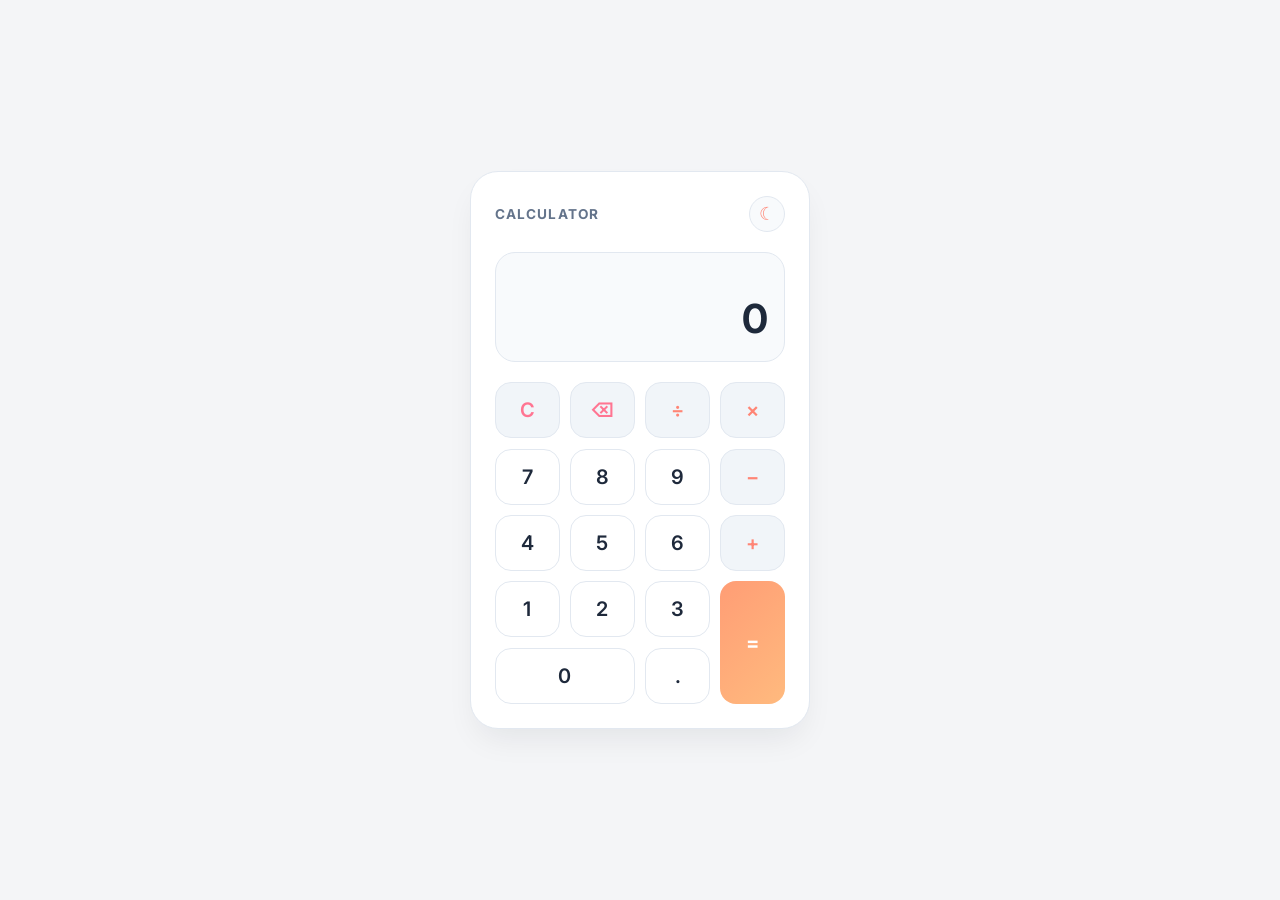
<file: webdev/Task-1-Calculator/index.html>
<!DOCTYPE html>
<html lang="en">
<head>
    <meta charset="UTF-8">
    <meta name="viewport" content="width=device-width, initial-scale=1.0">
    <title>Calculator | OIBSIP Task 1</title>
    <link rel="preconnect" href="https://fonts.googleapis.com">
    <link rel="preconnect" href="https://fonts.gstatic.com" crossorigin>
    <link href="https://fonts.googleapis.com/css2?family=Inter:wght@400;500;600;700&display=swap" rel="stylesheet">
    <link rel="stylesheet" href="style.css">
</head>
<body>

    <main class="calculator-container">
        <header class="calculator-header">
            <span class="app-title">Calculator</span>
            <button id="theme-toggle" class="theme-toggle-btn" aria-label="Toggle light and dark theme">
                <span class="theme-icon" aria-hidden="true">☾</span>
            </button>
        </header>

        <section class="display-section" aria-live="polite">
            <div id="previous-display" class="previous-display"></div>
            <div id="main-display" class="main-display">0</div>
        </section>

        <section class="keypad" aria-label="Calculator keypad">
            <button class="btn btn-action" data-action="clear" aria-label="Clear all">C</button>
            <button class="btn btn-action" data-action="delete" aria-label="Delete last digit">⌫</button>
            <button class="btn btn-operator" data-action="operator" data-value="÷" aria-label="Divide">÷</button>
            <button class="btn btn-operator" data-action="operator" data-value="×" aria-label="Multiply">×</button>

            <button class="btn btn-num" data-value="7">7</button>
            <button class="btn btn-num" data-value="8">8</button>
            <button class="btn btn-num" data-value="9">9</button>
            <button class="btn btn-operator" data-action="operator" data-value="−" aria-label="Subtract">−</button>

            <button class="btn btn-num" data-value="4">4</button>
            <button class="btn btn-num" data-value="5">5</button>
            <button class="btn btn-num" data-value="6">6</button>
            <button class="btn btn-operator" data-action="operator" data-value="+" aria-label="Add">+</button>

            <button class="btn btn-num" data-value="1">1</button>
            <button class="btn btn-num" data-value="2">2</button>
            <button class="btn btn-num" data-value="3">3</button>
            <button class="btn btn-equals span-two-rows" data-action="equals" aria-label="Equals">=</button>

            <button class="btn btn-num span-two-cols" data-value="0">0</button>
            <button class="btn btn-num" data-value="." aria-label="Decimal point">.</button>
        </section>
    </main>

    <script src="script.js"></script>
</body>
</html>
</file>
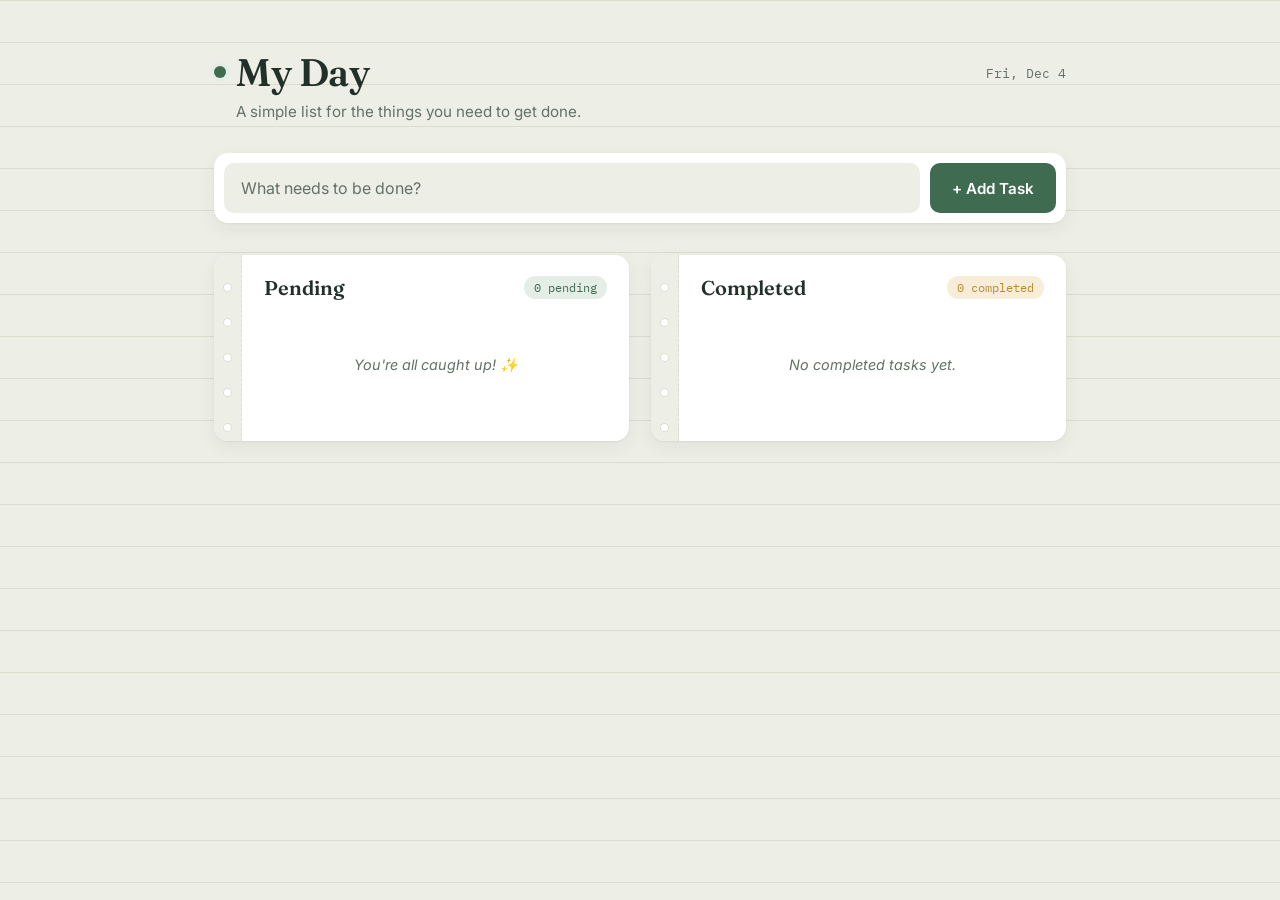
<file: webdev/Task-3-To-Do-App/index.html>
<!doctype html>
<html lang="en">
  <head>
    <meta charset="UTF-8" />
    <meta name="viewport" content="width=device-width, initial-scale=1.0" />
    <title>My Day — To-Do List</title>
    <link rel="preconnect" href="https://fonts.googleapis.com" />
    <link rel="preconnect" href="https://fonts.gstatic.com" crossorigin />
    <link
      href="https://fonts.googleapis.com/css2?family=Fraunces:opsz,wght@9..144,500;9..144,600&family=Inter:wght@400;500;600;700&family=IBM+Plex+Mono:wght@400;500&display=swap"
      rel="stylesheet"
    />
    <link rel="stylesheet" href="style.css" />
  </head>
  <body>
    <div class="page">
      <header class="page-header">
        <div class="header-top">
          <div class="brand">
            <span class="brand-dot"></span>
            <h1>My Day</h1>
          </div>
          <p class="today-date" id="todayDate"></p>
        </div>
        <p class="tagline">
          A simple list for the things you need to get done.
        </p>
      </header>

      <section class="add-task-bar">
        <input
          type="text"
          id="taskInput"
          placeholder="What needs to be done?"
          aria-label="New task"
          maxlength="120"
        />
        <button id="addTaskBtn" type="button">+ Add Task</button>
      </section>

      <main class="task-board">
        <section class="task-column" aria-labelledby="pendingHeading">
          <div class="notebook-holes" aria-hidden="true">
            <span></span><span></span><span></span><span></span><span></span>
          </div>
          <div class="column-inner">
            <div class="column-header">
              <h2 id="pendingHeading">Pending</h2>
              <span class="count-badge pending-badge" id="pendingCount"
                >0 pending</span
              >
            </div>
            <ul class="task-list" id="pendingList"></ul>
            <p class="empty-state" id="pendingEmpty">
              You're all caught up! ✨
            </p>
          </div>
        </section>

        <section class="task-column" aria-labelledby="completedHeading">
          <div class="notebook-holes" aria-hidden="true">
            <span></span><span></span><span></span><span></span><span></span>
          </div>
          <div class="column-inner">
            <div class="column-header">
              <h2 id="completedHeading">Completed</h2>
              <span class="count-badge completed-badge" id="completedCount"
                >0 completed</span
              >
            </div>
            <ul class="task-list" id="completedList"></ul>
            <p class="empty-state" id="completedEmpty">
              No completed tasks yet.
            </p>
          </div>
        </section>
      </main>
    </div>

    <script src="script.js"></script>
  </body>
</html>
</file>
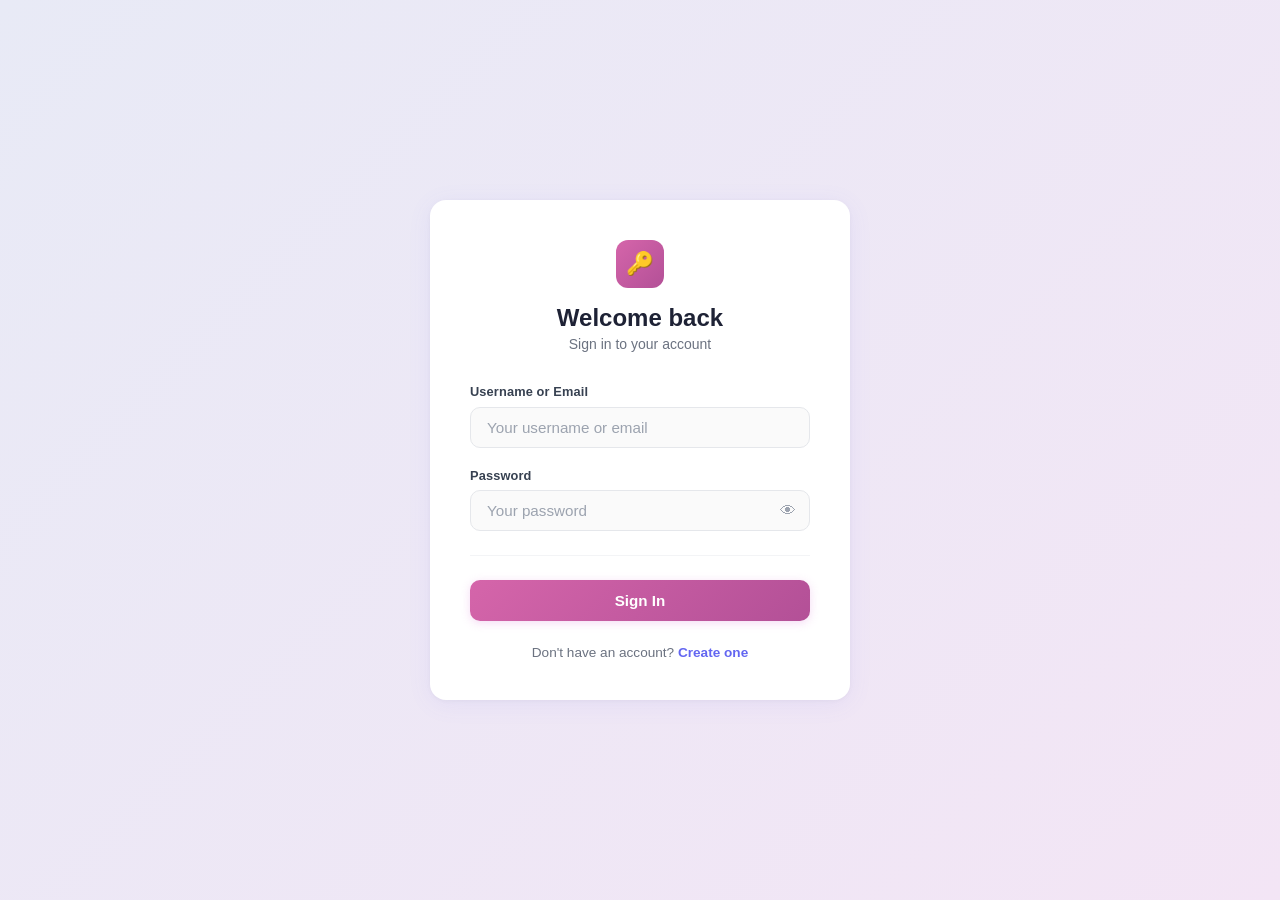
<file: webdev/Task-4-Authentication/dashboard.html>
<!DOCTYPE html>
<html lang="en">
<head>
  <meta charset="UTF-8" />
  <meta name="viewport" content="width=device-width, initial-scale=1.0" />
  <title>Dashboard</title>
  <link rel="stylesheet" href="style.css" />
</head>
<body class="dashboard-page">

  <header class="topbar">
    <div class="topbar-brand">
      <span>🔐</span> AuthApp
    </div>
    <div class="topbar-right">
      <div class="topbar-user">
        Signed in as <strong id="displayUsername">–</strong>
      </div>
      <button class="btn-logout" id="logoutBtn">Sign out</button>
    </div>
  </header>

  <main class="dashboard-content">

    <div class="welcome-card">
      <h2>Welcome back, <span id="welcomeName">–</span>! 👋</h2>
      <p>You're successfully authenticated. This page is only accessible after logging in.</p>
    </div>

    <div class="info-grid">
      <div class="info-card">
        <div class="label">Username / Email</div>
        <div class="value" id="infoUsername">–</div>
      </div>
      <div class="info-card">
        <div class="label">Session status</div>
        <div class="value" style="color: #16a34a;">● Active</div>
      </div>
      <div class="info-card">
        <div class="label">Authentication</div>
        <div class="value">SHA-256 hashed</div>
      </div>
    </div>

    <div class="session-note">
      <strong>About this project:</strong> This is a front-end-only demonstration built with HTML, CSS, and Vanilla JavaScript.
      User accounts are stored in <code>localStorage</code> and passwords are hashed using the browser's Web Crypto API (SHA-256).
      In a real application, authentication should always be handled server-side over HTTPS.
    </div>

  </main>

  <script src="script.js"></script>
  <script>
    const currentUser = requireAuth();

    document.getElementById("displayUsername").textContent = currentUser;
    document.getElementById("welcomeName").textContent = currentUser;
    document.getElementById("infoUsername").textContent = currentUser;

    document.getElementById("logoutBtn").addEventListener("click", () => {
      clearSession();
      window.location.href = "login.html";
    });
  </script>
</body>
</html>
</file>
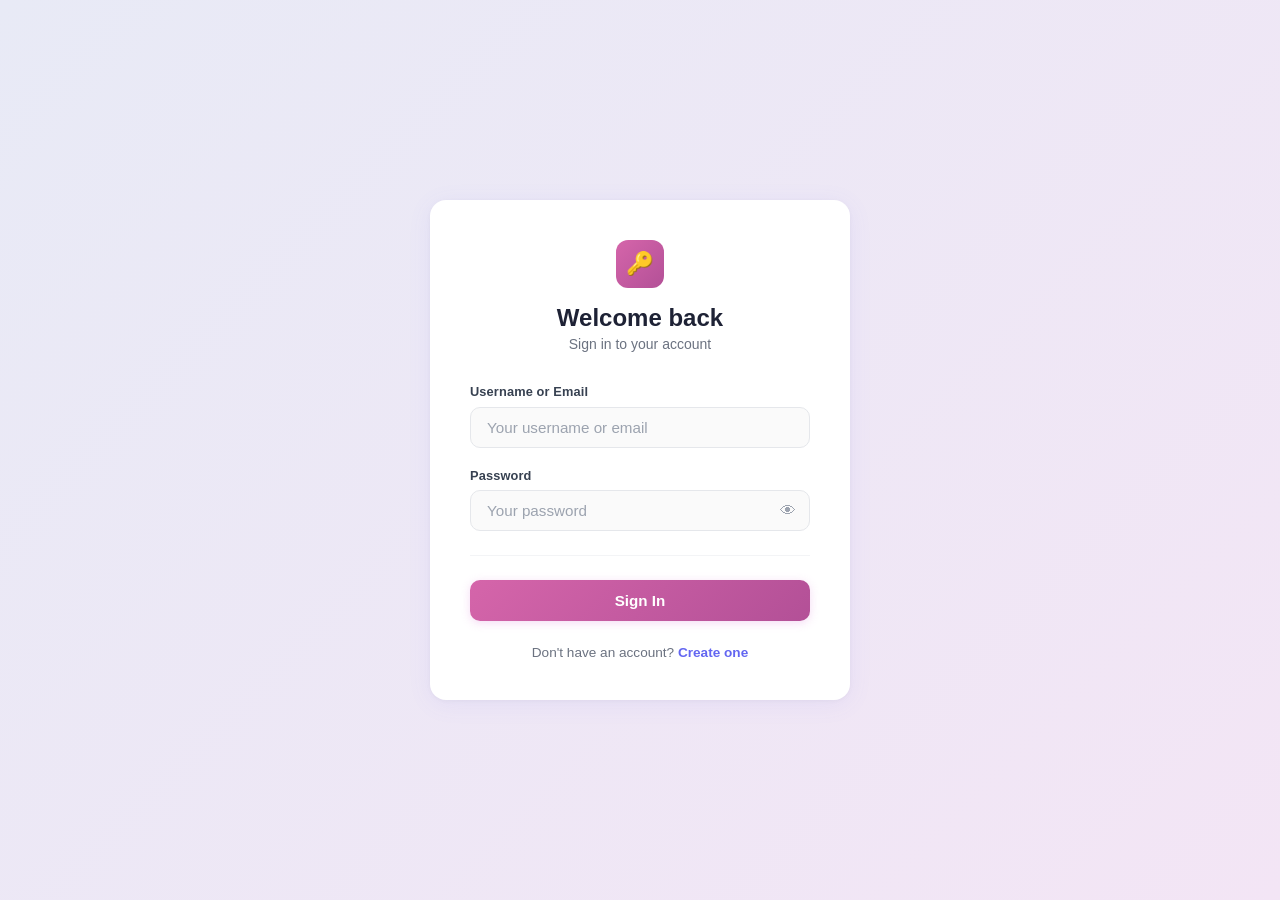
<file: webdev/Task-4-Authentication/login.html>
<!DOCTYPE html>
<html lang="en">
<head>
  <meta charset="UTF-8" />
  <meta name="viewport" content="width=device-width, initial-scale=1.0" />
  <title>Sign In</title>
  <link rel="stylesheet" href="style.css" />
</head>
<body>

  <div class="page">
    <div class="card">

      <div class="card-header">
        <div class="card-logo">🔑</div>
        <h1>Welcome back</h1>
        <p>Sign in to your account</p>
      </div>

      <div class="alert" id="alertBox"></div>

      <form id="loginForm" novalidate>

        <div class="form-group">
          <label for="username">Username or Email</label>
          <input
            type="text"
            id="username"
            placeholder="Your username or email"
            autocomplete="username"
          />
        </div>

        <div class="form-group">
          <label for="password">Password</label>
          <div class="input-wrapper">
            <input
              type="password"
              id="password"
              placeholder="Your password"
              autocomplete="current-password"
            />
            <button type="button" class="toggle-password" id="togglePass" aria-label="Show/hide password">👁</button>
          </div>
        </div>

        <div class="divider"></div>

        <button type="submit" class="btn btn-primary">Sign In</button>

      </form>

      <div class="card-footer">
        Don't have an account? <a href="register.html">Create one</a>
      </div>

    </div>
  </div>

  <script src="script.js"></script>
  <script>
    const form = document.getElementById("loginForm");
    const alertBox = document.getElementById("alertBox");
    const passwordInput = document.getElementById("password");
    const togglePass = document.getElementById("togglePass");

    if (getSession()) {
      window.location.href = "dashboard.html";
    }

    togglePass.addEventListener("click", () => {
      const isText = passwordInput.type === "text";
      passwordInput.type = isText ? "password" : "text";
      togglePass.textContent = isText ? "👁" : "🙈";
    });

    form.addEventListener("submit", async (e) => {
      e.preventDefault();
      hideAlert(alertBox);

      const username = document.getElementById("username").value.trim();
      const password = passwordInput.value;

      if (!username || !password) {
        showAlert(alertBox, "Please enter your username/email and password.");
        return;
      }

      const enteredHash = await hashPassword(password);
      const users = getUsers();
      const match = users.find(
        u => u.username.toLowerCase() === username.toLowerCase() && u.passwordHash === enteredHash
      );

      if (!match) {
        showAlert(alertBox, "Invalid username/email or password.");
        return;
      }

      setSession(match.username);
      window.location.href = "dashboard.html";
    });
  </script>
</body>
</html>
</file>
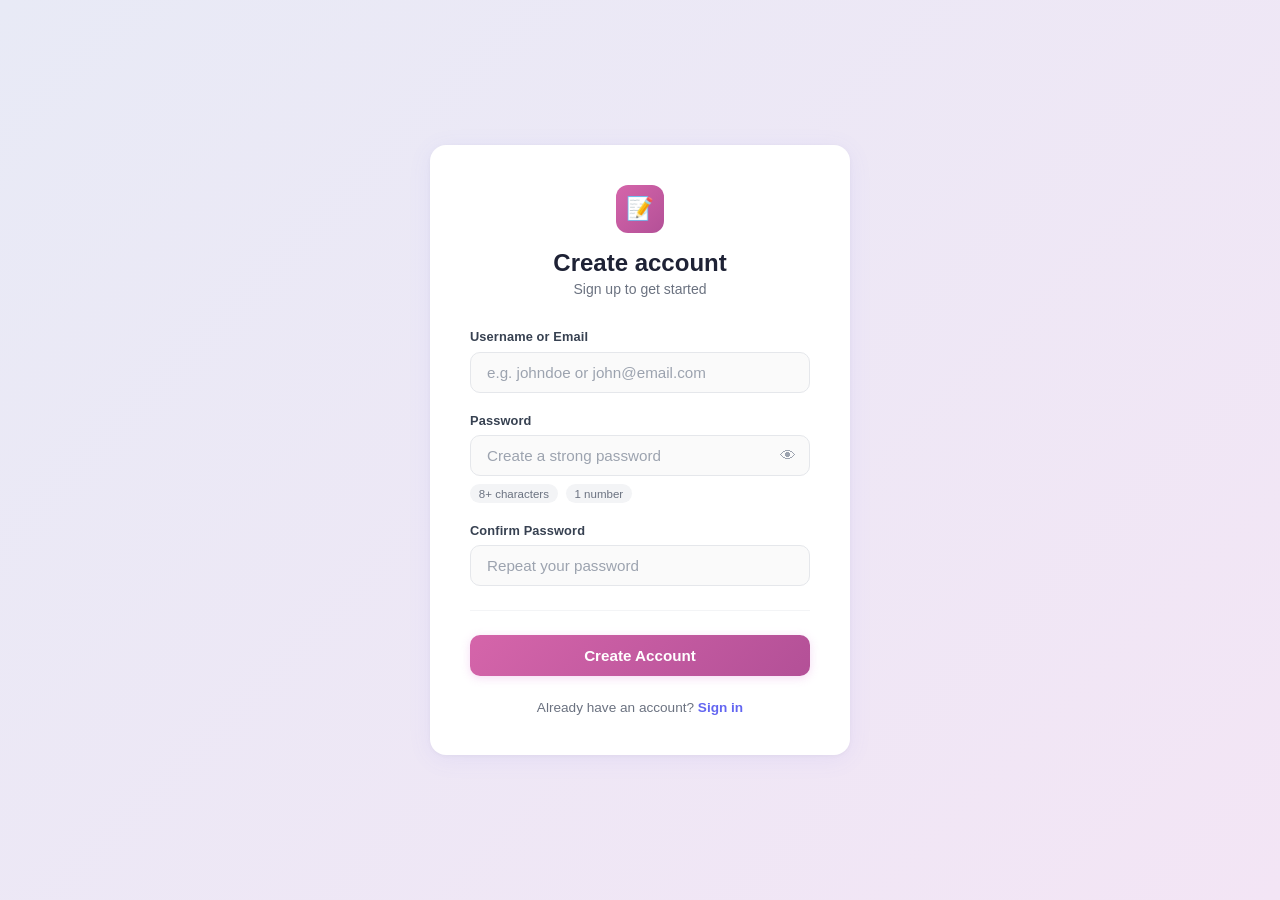
<file: webdev/Task-4-Authentication/register.html>
<!DOCTYPE html>
<html lang="en">
<head>
  <meta charset="UTF-8" />
  <meta name="viewport" content="width=device-width, initial-scale=1.0" />
  <title>Create Account</title>
  <link rel="stylesheet" href="style.css" />
</head>
<body>

  <div class="page">
    <div class="card">

      <div class="card-header">
        <div class="card-logo">📝</div>
        <h1>Create account</h1>
        <p>Sign up to get started</p>
      </div>

      <div class="alert" id="alertBox"></div>

      <form id="registerForm" novalidate>

        <div class="form-group">
          <label for="username">Username or Email</label>
          <input
            type="text"
            id="username"
            placeholder="e.g. johndoe or john@email.com"
            autocomplete="username"
          />
        </div>

        <div class="form-group">
          <label for="password">Password</label>
          <div class="input-wrapper">
            <input
              type="password"
              id="password"
              placeholder="Create a strong password"
              autocomplete="new-password"
            />
            <button type="button" class="toggle-password" id="togglePass" aria-label="Show/hide password">👁</button>
          </div>
          <div class="password-hints">
            <span class="hint" id="hintLength">8+ characters</span>
            <span class="hint" id="hintNumber">1 number</span>
          </div>
        </div>

        <div class="form-group">
          <label for="confirmPassword">Confirm Password</label>
          <div class="input-wrapper">
            <input
              type="password"
              id="confirmPassword"
              placeholder="Repeat your password"
              autocomplete="new-password"
            />
          </div>
        </div>

        <div class="divider"></div>

        <button type="submit" class="btn btn-primary">Create Account</button>

      </form>

      <div class="card-footer">
        Already have an account? <a href="login.html">Sign in</a>
      </div>

    </div>
  </div>

  <script src="script.js"></script>
  <script>
    const form = document.getElementById("registerForm");
    const alertBox = document.getElementById("alertBox");
    const passwordInput = document.getElementById("password");
    const togglePass = document.getElementById("togglePass");
    const hintLength = document.getElementById("hintLength");
    const hintNumber = document.getElementById("hintNumber");

    togglePass.addEventListener("click", () => {
      const isText = passwordInput.type === "text";
      passwordInput.type = isText ? "password" : "text";
      togglePass.textContent = isText ? "👁" : "🙈";
    });

    passwordInput.addEventListener("input", () => {
      const val = passwordInput.value;
      const hasLength = val.length >= 8;
      const hasNumber = /\d/.test(val);

      hintLength.className = "hint " + (val.length === 0 ? "" : hasLength ? "met" : "unmet");
      hintNumber.className = "hint " + (val.length === 0 ? "" : hasNumber ? "met" : "unmet");
    });

    form.addEventListener("submit", async (e) => {
      e.preventDefault();
      hideAlert(alertBox);

      const username = document.getElementById("username").value.trim();
      const password = passwordInput.value;
      const confirmPassword = document.getElementById("confirmPassword").value;

      if (!username || !password || !confirmPassword) {
        showAlert(alertBox, "All fields are required.");
        return;
      }

      if (password.length < 8 || !/\d/.test(password)) {
        showAlert(alertBox, "Password must be at least 8 characters and contain at least 1 number.");
        return;
      }

      if (password !== confirmPassword) {
        showAlert(alertBox, "Passwords do not match.");
        return;
      }

      const users = getUsers();
      const alreadyExists = users.some(u => u.username.toLowerCase() === username.toLowerCase());
      if (alreadyExists) {
        showAlert(alertBox, "An account with this username/email already exists.");
        return;
      }

      const passwordHash = await hashPassword(password);
      users.push({ username, passwordHash });
      saveUsers(users);

      showAlert(alertBox, "Account created! Redirecting to login...", "success");
      setTimeout(() => {
        window.location.href = "login.html";
      }, 1500);
    });
  </script>
</body>
</html>
</file>
<file: webdev/Task-1-Calculator/style.css>
:root {
    --coral-primary: #FF8575;
    --soft-pink: #FF7592;
    --peach: #FF9D75;
    --magenta-pink: #FF75E4;
    --soft-orange: #FFBA7E;

    --bg: #F4F5F7;
    --surface: #FFFFFF;
    --surface-secondary: #F8FAFC;
    --text-primary: #1E293B;
    --text-secondary: #64748B;
    --btn-num-bg: #FFFFFF;
    --btn-num-hover: #F1F5F9;
    --btn-action-bg: #F1F5F9;
    --btn-action-hover: #E2E8F0;
    --border: #E2E8F0;
    --shadow: 0 16px 32px -8px rgba(15, 23, 42, 0.08);
}

[data-theme="dark"] {
    --bg: #12161A;
    --surface: #1E232A;
    --surface-secondary: #171B20;
    --text-primary: #F8FAFC;
    --text-secondary: #94A3B8;
    --btn-num-bg: #262C36;
    --btn-num-hover: #323A47;
    --btn-action-bg: #262C36;
    --btn-action-hover: #323A47;
    --border: #2D3542;
    --shadow: 0 20px 40px -10px rgba(0, 0, 0, 0.4);
}

* {
    margin: 0;
    padding: 0;
    box-sizing: border-box;
}

body {
    font-family: 'Inter', system-ui, -apple-system, sans-serif;
    background-color: var(--bg);
    color: var(--text-primary);
    min-height: 100vh;
    display: flex;
    justify-content: center;
    align-items: center;
    padding: 1.25rem;
    transition: background-color 0.25s ease, color 0.25s ease;
}

.calculator-container {
    background-color: var(--surface);
    border: 1px solid var(--border);
    border-radius: 1.75rem;
    box-shadow: var(--shadow);
    width: 100%;
    max-width: 340px;
    padding: 1.5rem;
    display: flex;
    flex-direction: column;
    gap: 1.25rem;
    transition: background-color 0.25s ease, border-color 0.25s ease;
}

.calculator-header {
    display: flex;
    justify-content: space-between;
    align-items: center;
}

.app-title {
    font-size: 0.85rem;
    font-weight: 700;
    color: var(--text-secondary);
    letter-spacing: 0.08em;
    text-transform: uppercase;
}

.theme-toggle-btn {
    background: var(--surface-secondary);
    border: 1px solid var(--border);
    color: var(--coral-primary);
    width: 2.25rem;
    height: 2.25rem;
    border-radius: 50%;
    cursor: pointer;
    display: flex;
    align-items: center;
    justify-content: center;
    font-size: 1.1rem;
    transition: background-color 0.2s ease, transform 0.15s ease;
}

.theme-toggle-btn:hover {
    transform: scale(1.05);
    border-color: var(--magenta-pink);
}

.theme-toggle-btn:focus-visible {
    outline: 2px solid var(--magenta-pink);
    outline-offset: 2px;
}

.display-section {
    background-color: var(--surface-secondary);
    border: 1px solid var(--border);
    border-radius: 1.25rem;
    padding: 1.25rem 1rem;
    text-align: right;
    min-height: 105px;
    display: flex;
    flex-direction: column;
    justify-content: space-between;
    overflow: hidden;
}

.previous-display {
    font-size: 1rem;
    font-weight: 500;
    color: var(--text-secondary);
    min-height: 1.5rem;
    overflow-x: auto;
    white-space: nowrap;
    scrollbar-width: none;
}

.previous-display::-webkit-scrollbar {
    display: none;
}

.main-display {
    font-size: 2.5rem;
    font-weight: 700;
    color: var(--text-primary);
    line-height: 1.1;
    overflow-x: auto;
    white-space: nowrap;
    scrollbar-width: none;
}

.main-display::-webkit-scrollbar {
    display: none;
}

.main-display.error-state {
    color: var(--soft-pink);
    font-size: 1.4rem;
}

.keypad {
    display: grid;
    grid-template-columns: repeat(4, 1fr);
    gap: 0.65rem;
}

.btn {
    appearance: none;
    border: 1px solid var(--border);
    border-radius: 1rem;
    height: 3.5rem;
    font-family: inherit;
    font-size: 1.25rem;
    font-weight: 600;
    cursor: pointer;
    user-select: none;
    display: flex;
    align-items: center;
    justify-content: center;
    transition: background-color 0.15s ease, transform 0.1s ease, border-color 0.15s ease;
}

.btn:active {
    transform: scale(0.95);
}

.btn:focus-visible {
    outline: 2px solid var(--coral-primary);
    outline-offset: 2px;
}

.btn-num {
    background-color: var(--btn-num-bg);
    color: var(--text-primary);
}

.btn-num:hover {
    background-color: var(--btn-num-hover);
    border-color: var(--soft-orange);
}

.btn-action {
    background-color: var(--btn-action-bg);
    color: var(--soft-pink);
}

.btn-action:hover {
    background-color: var(--btn-action-hover);
    border-color: var(--soft-pink);
}

.btn-operator {
    background-color: var(--btn-action-bg);
    color: var(--coral-primary);
}

.btn-operator:hover {
    background-color: var(--btn-action-hover);
    border-color: var(--coral-primary);
}

.btn-operator.active-operator {
    background-color: var(--coral-primary);
    color: #FFFFFF;
    border-color: var(--coral-primary);
}

.btn-equals {
    background: linear-gradient(135deg, var(--peach), var(--soft-orange));
    color: #FFFFFF;
    border: none;
    font-weight: 700;
}

.btn-equals:hover {
    filter: brightness(1.05);
}

.span-two-cols {
    grid-column: span 2;
}

.span-two-rows {
    grid-row: span 2;
    height: 100%;
}

@media (max-height: 600px) {
    body {
        padding: 0.5rem;
    }
    .calculator-container {
        padding: 1rem;
        gap: 0.75rem;
    }
    .btn {
        height: 2.8rem;
        font-size: 1.1rem;
    }
    .display-section {
        min-height: 85px;
        padding: 0.75rem;
    }
    .main-display {
        font-size: 2rem;
    }
}
</file>
<file: webdev/Task-3-To-Do-App/style.css>
:root {
  --paper: #edeee6;
  --card: #ffffff;
  --line: #dcdccf;

  --ink: #22302a;
  --ink-soft: #647166;

  --sage: #3f6c51;
  --sage-light: #e4ede6;

  --gold: #b98b2e;
  --gold-light: #f7edd8;

  --rust: #a85039;
  --rust-light: #f3e3dd;

  --radius: 14px;
  --shadow: 0 1px 2px rgba(34, 48, 42, 0.06), 0 6px 20px rgba(34, 48, 42, 0.06);

  --font-display: "Fraunces", Georgia, serif;
  --font-body: "Inter", system-ui, sans-serif;
  --font-mono: "IBM Plex Mono", monospace;
}

* {
  box-sizing: border-box;
}

body {
  margin: 0;
  background: var(--paper);
  background-image: linear-gradient(var(--line) 1px, transparent 1px);
  background-size: 100% 42px;
  color: var(--ink);
  font-family: var(--font-body);
  min-height: 100vh;
}

.page {
  max-width: 900px;
  margin: 0 auto;
  padding: 48px 24px 64px;
}

.page-header {
  margin-bottom: 32px;
}

.header-top {
  display: flex;
  align-items: baseline;
  justify-content: space-between;
  flex-wrap: wrap;
  gap: 8px;
}

.brand {
  display: flex;
  align-items: center;
  gap: 10px;
}

.brand-dot {
  width: 12px;
  height: 12px;
  border-radius: 50%;
  background: var(--sage);
  box-shadow: 0 0 0 4px var(--sage-light);
}

.page-header h1 {
  font-family: var(--font-display);
  font-weight: 600;
  font-size: 2.4rem;
  margin: 0;
  letter-spacing: -0.01em;
}

.today-date {
  font-family: var(--font-mono);
  font-size: 0.8rem;
  color: var(--ink-soft);
  margin: 0;
}

.tagline {
  margin: 6px 0 0 22px;
  color: var(--ink-soft);
  font-size: 0.95rem;
}

.add-task-bar {
  display: flex;
  gap: 10px;
  background: var(--card);
  padding: 10px;
  border-radius: var(--radius);
  box-shadow: var(--shadow);
  margin-bottom: 32px;
}

#taskInput {
  flex: 1;
  border: 1px solid transparent;
  background: var(--paper);
  border-radius: 10px;
  padding: 14px 16px;
  font-family: var(--font-body);
  font-size: 1rem;
  color: var(--ink);
  outline: none;
  transition:
    border-color 0.15s ease,
    background 0.15s ease;
}

#taskInput::placeholder {
  color: var(--ink-soft);
}

#taskInput:focus-visible {
  border-color: var(--sage);
  background: var(--card);
}

#addTaskBtn {
  border: none;
  background: var(--sage);
  color: #fff;
  font-family: var(--font-body);
  font-weight: 600;
  font-size: 0.95rem;
  padding: 0 22px;
  border-radius: 10px;
  cursor: pointer;
  transition:
    transform 0.12s ease,
    background 0.15s ease;
  white-space: nowrap;
}

#addTaskBtn:hover {
  background: #345a43;
}

#addTaskBtn:active {
  transform: scale(0.97);
}

#addTaskBtn:focus-visible,
button:focus-visible,
input:focus-visible {
  outline: 2px solid var(--gold);
  outline-offset: 2px;
}

.task-board {
  display: grid;
  grid-template-columns: 1fr 1fr;
  gap: 22px;
}

.task-column {
  background: var(--card);
  border-radius: var(--radius);
  box-shadow: var(--shadow);
  display: flex;
  overflow: hidden;
}

.notebook-holes {
  width: 28px;
  background: var(--paper);
  border-right: 1px dashed var(--line);
  display: flex;
  flex-direction: column;
  align-items: center;
  justify-content: flex-start;
  gap: 26px;
  padding-top: 28px;
  flex-shrink: 0;
}

.notebook-holes span {
  width: 9px;
  height: 9px;
  border-radius: 50%;
  background: var(--card);
  box-shadow: inset 0 0 0 1px var(--line);
}

.column-inner {
  flex: 1;
  padding: 20px 22px 24px;
  min-width: 0;
}

.column-header {
  display: flex;
  align-items: center;
  justify-content: space-between;
  margin-bottom: 14px;
}

.column-header h2 {
  font-family: var(--font-display);
  font-size: 1.25rem;
  font-weight: 600;
  margin: 0;
}

.count-badge {
  font-family: var(--font-mono);
  font-size: 0.72rem;
  padding: 4px 10px;
  border-radius: 999px;
}

.pending-badge {
  background: var(--sage-light);
  color: var(--sage);
}

.completed-badge {
  background: var(--gold-light);
  color: var(--gold);
}

.task-list {
  list-style: none;
  margin: 0;
  padding: 0;
  display: flex;
  flex-direction: column;
  gap: 10px;
}

.task-card {
  border: 1px solid var(--line);
  border-radius: 10px;
  padding: 12px 14px;
  display: flex;
  align-items: flex-start;
  gap: 10px;
  animation: fadeIn 0.2s ease;
  transition: border-color 0.15s ease;
}

.task-card:hover {
  border-color: var(--sage);
}

.task-column:last-of-type .task-card:hover {
  border-color: var(--gold);
}

@keyframes fadeIn {
  from {
    opacity: 0;
    transform: translateY(4px);
  }
  to {
    opacity: 1;
    transform: translateY(0);
  }
}

.check-toggle {
  flex-shrink: 0;
  width: 22px;
  height: 22px;
  border-radius: 50%;
  border: 2px solid var(--sage);
  background: transparent;
  cursor: pointer;
  margin-top: 2px;
  display: flex;
  align-items: center;
  justify-content: center;
  padding: 0;
  transition:
    background 0.15s ease,
    border-color 0.15s ease;
}

.check-toggle svg {
  width: 12px;
  height: 12px;
  opacity: 0;
  transition: opacity 0.1s ease;
}

.task-card.completed .check-toggle {
  background: var(--gold);
  border-color: var(--gold);
}

.task-card.completed .check-toggle svg {
  opacity: 1;
}

.task-content {
  flex: 1;
  min-width: 0;
}

.task-text {
  display: block;
  font-size: 0.97rem;
  line-height: 1.4;
  word-break: break-word;
}

.task-card.completed .task-text {
  text-decoration: line-through;
  color: var(--ink-soft);
}

.task-time {
  display: block;
  font-family: var(--font-mono);
  font-size: 0.72rem;
  color: var(--ink-soft);
  margin-top: 4px;
}

.task-actions {
  display: flex;
  gap: 4px;
  flex-shrink: 0;
}

.icon-btn {
  border: none;
  background: transparent;
  color: var(--ink-soft);
  width: 28px;
  height: 28px;
  border-radius: 8px;
  cursor: pointer;
  display: flex;
  align-items: center;
  justify-content: center;
  transition:
    background 0.15s ease,
    color 0.15s ease;
}

.icon-btn svg {
  width: 15px;
  height: 15px;
}

.icon-btn.edit-btn:hover {
  background: var(--sage-light);
  color: var(--sage);
}

.icon-btn.delete-btn:hover {
  background: var(--rust-light);
  color: var(--rust);
}

.edit-row {
  flex: 1;
  display: flex;
  gap: 8px;
  align-items: center;
}

.edit-input {
  flex: 1;
  border: 1px solid var(--sage);
  border-radius: 8px;
  padding: 8px 10px;
  font-family: var(--font-body);
  font-size: 0.95rem;
  outline: none;
  min-width: 0;
}

.edit-save,
.edit-cancel {
  border: none;
  border-radius: 8px;
  padding: 8px 12px;
  font-size: 0.8rem;
  font-weight: 600;
  cursor: pointer;
  flex-shrink: 0;
}

.edit-save {
  background: var(--sage);
  color: #fff;
}

.edit-cancel {
  background: var(--paper);
  color: var(--ink-soft);
}

.empty-state {
  display: none;
  text-align: center;
  color: var(--ink-soft);
  font-size: 0.9rem;
  padding: 28px 10px;
  font-style: italic;
}

.empty-state.visible {
  display: block;
}

.page-footer {
  text-align: center;
  margin-top: 40px;
}

.page-footer p {
  font-family: var(--font-mono);
  font-size: 0.72rem;
  color: var(--ink-soft);
  letter-spacing: 0.02em;
}

@media (max-width: 720px) {
  .task-board {
    grid-template-columns: 1fr;
  }

  .page-header h1 {
    font-size: 1.9rem;
  }

  .tagline {
    margin-left: 0;
  }
}

@media (max-width: 480px) {
  .page {
    padding: 32px 14px 48px;
  }

  .add-task-bar {
    flex-direction: column;
  }

  #addTaskBtn {
    padding: 12px;
  }
}

@media (prefers-reduced-motion: reduce) {
  * {
    animation: none !important;
    transition: none !important;
  }
}
</file>
<file: webdev/Task-4-Authentication/style.css>
* {
  margin: 0;
  padding: 0;
  box-sizing: border-box;
}

body {
  min-height: 100vh;
  font-family: -apple-system, BlinkMacSystemFont, 'Segoe UI', Roboto, sans-serif;
  background: #f0f2f8;
  color: #1e2235;
  display: flex;
  flex-direction: column;
}

.page {
  flex: 1;
  display: flex;
  align-items: center;
  justify-content: center;
  padding: 2rem 1rem;
  background: linear-gradient(135deg, #e8eaf6 0%, #f3e5f5 100%);
}

.card {
  background: #fff;
  border-radius: 16px;
  padding: 2.5rem;
  width: 100%;
  max-width: 420px;
  box-shadow: 0 4px 24px rgba(99, 102, 241, 0.08), 0 1px 4px rgba(0,0,0,0.04);
}

.card-header {
  text-align: center;
  margin-bottom: 2rem;
}

.card-logo {
  width: 48px;
  height: 48px;
  background: linear-gradient(135deg, #d565aa, #b35097);
  border-radius: 12px;
  margin: 0 auto 1rem;
  display: flex;
  align-items: center;
  justify-content: center;
  font-size: 1.4rem;
}

.card-header h1 {
  font-size: 1.5rem;
  font-weight: 700;
  color: #1e2235;
  margin-bottom: 0.3rem;
}

.card-header p {
  font-size: 0.875rem;
  color: #6b7280;
}

.form-group {
  margin-bottom: 1.25rem;
}

label {
  display: block;
  font-size: 0.8rem;
  font-weight: 600;
  color: #374151;
  margin-bottom: 0.45rem;
  letter-spacing: 0.01em;
}

input {
  width: 100%;
  padding: 0.7rem 1rem;
  border: 1.5px solid #e5e7eb;
  border-radius: 10px;
  font-size: 0.95rem;
  font-family: inherit;
  color: #1e2235;
  background: #fafafa;
  transition: border-color 0.2s, box-shadow 0.2s, background 0.2s;
  outline: none;
}

input:focus {
  border-color: #f163ac;
  background: #fff;
  box-shadow: 0 0 0 3px rgba(99, 102, 241, 0.12);
}

input::placeholder {
  color: #9ca3af;
}

.input-wrapper {
  position: relative;
}

.input-wrapper input {
  padding-right: 2.8rem;
}

.toggle-password {
  position: absolute;
  right: 0.85rem;
  top: 50%;
  transform: translateY(-50%);
  background: none;
  border: none;
  cursor: pointer;
  font-size: 1rem;
  color: #9ca3af;
  padding: 0;
  line-height: 1;
  transition: color 0.2s;
}

.toggle-password:hover {
  color: #f163c9;
}

.password-hints {
  margin-top: 0.5rem;
  display: flex;
  gap: 0.5rem;
  flex-wrap: wrap;
}

.hint {
  font-size: 0.72rem;
  padding: 0.2rem 0.55rem;
  border-radius: 20px;
  background: #f3f4f6;
  color: #6b7280;
  transition: background 0.2s, color 0.2s;
}

.hint.met {
  background: #dcfce7;
  color: #15803d;
}

.hint.unmet {
  background: #fee2e2;
  color: #b91c1c;
}

.btn {
  width: 100%;
  padding: 0.75rem;
  border: none;
  border-radius: 10px;
  font-size: 0.95rem;
  font-weight: 600;
  font-family: inherit;
  cursor: pointer;
  transition: opacity 0.2s, transform 0.15s, box-shadow 0.2s;
}

.btn-primary {
  background: linear-gradient(135deg, #d565aa, #b35097);
  color: white;
  box-shadow: 0 2px 10px rgba(222, 136, 219, 0.3);
}

.btn-primary:hover {
  opacity: 0.92;
  box-shadow: 0 4px 16px rgba(218, 75, 151, 0.35);
}

.btn-primary:active {
  transform: scale(0.98);
}

.btn-danger {
  background: #fff;
  color: #ef4444;
  border: 1.5px solid #fca5a5;
}

.btn-danger:hover {
  background: #fef2f2;
}

.alert {
  padding: 0.75rem 1rem;
  border-radius: 10px;
  font-size: 0.85rem;
  margin-bottom: 1.25rem;
  display: none;
}

.alert.show {
  display: block;
}

.alert-error {
  background: #fef2f2;
  color: #b91c1c;
  border: 1px solid #fca5a5;
}

.alert-success {
  background: #f0fdf4;
  color: #15803d;
  border: 1px solid #86efac;
}

.card-footer {
  text-align: center;
  margin-top: 1.5rem;
  font-size: 0.85rem;
  color: #6b7280;
}

.card-footer a {
  color: #6366f1;
  font-weight: 600;
  text-decoration: none;
}

.card-footer a:hover {
  text-decoration: underline;
}

.divider {
  height: 1px;
  background: #f3f4f6;
  margin: 1.5rem 0;
}

.dashboard-page {
  min-height: 100vh;
  background: #f0f2f8;
  display: flex;
  flex-direction: column;
}

.topbar {
  background: #fff;
  border-bottom: 1px solid #e5e7eb;
  padding: 0 2rem;
  height: 64px;
  display: flex;
  align-items: center;
  justify-content: space-between;
  box-shadow: 0 1px 6px rgba(0,0,0,0.04);
}

.topbar-brand {
  font-size: 1.1rem;
  font-weight: 700;
  color: #f163cb;
  display: flex;
  align-items: center;
  gap: 0.5rem;
}

.topbar-brand span {
  font-size: 1.2rem;
}

.topbar-right {
  display: flex;
  align-items: center;
  gap: 1rem;
}

.topbar-user {
  font-size: 0.85rem;
  color: #6b7280;
}

.topbar-user strong {
  color: #1e2235;
}

.btn-logout {
  padding: 0.45rem 1rem;
  border: 1.5px solid #fca5a5;
  border-radius: 8px;
  background: #fff;
  color: #ef4444;
  font-size: 0.8rem;
  font-weight: 600;
  font-family: inherit;
  cursor: pointer;
  transition: background 0.2s;
}

.btn-logout:hover {
  background: #fef2f2;
}

.dashboard-content {
  flex: 1;
  padding: 2.5rem 2rem;
  max-width: 900px;
  margin: 0 auto;
  width: 100%;
}

.welcome-card {
  background: linear-gradient(135deg, #d565aa, #b35097);
  border-radius: 16px;
  padding: 2rem 2.5rem;
  color: white;
  margin-bottom: 1.5rem;
}

.welcome-card h2 {
  font-size: 1.6rem;
  font-weight: 700;
  margin-bottom: 0.35rem;
}

.welcome-card p {
  opacity: 0.85;
  font-size: 0.9rem;
}

.info-grid {
  display: grid;
  grid-template-columns: repeat(auto-fit, minmax(200px, 1fr));
  gap: 1rem;
  margin-bottom: 1.5rem;
}

.info-card {
  background: #fff;
  border-radius: 12px;
  padding: 1.25rem 1.5rem;
  box-shadow: 0 1px 6px rgba(0,0,0,0.04);
}

.info-card .label {
  font-size: 0.72rem;
  font-weight: 600;
  text-transform: uppercase;
  letter-spacing: 0.08em;
  color: #9ca3af;
  margin-bottom: 0.4rem;
}

.info-card .value {
  font-size: 1rem;
  font-weight: 600;
  color: #1e2235;
}

.session-note {
  background: #fff;
  border-radius: 12px;
  padding: 1.25rem 1.5rem;
  box-shadow: 0 1px 6px rgba(0,0,0,0.04);
  font-size: 0.82rem;
  color: #6b7280;
  line-height: 1.6;
  border-left: 3px solid #272adf;
}

.session-note strong {
  color: #1e2235;
}

@media (max-width: 600px) {
  .card {
    padding: 1.75rem 1.25rem;
  }

  .topbar {
    padding: 0 1rem;
  }

  .topbar-user {
    display: none;
  }

  .dashboard-content {
    padding: 1.5rem 1rem;
  }

  .welcome-card {
    padding: 1.5rem;
  }

  .welcome-card h2 {
    font-size: 1.3rem;
  }
}
</file>
